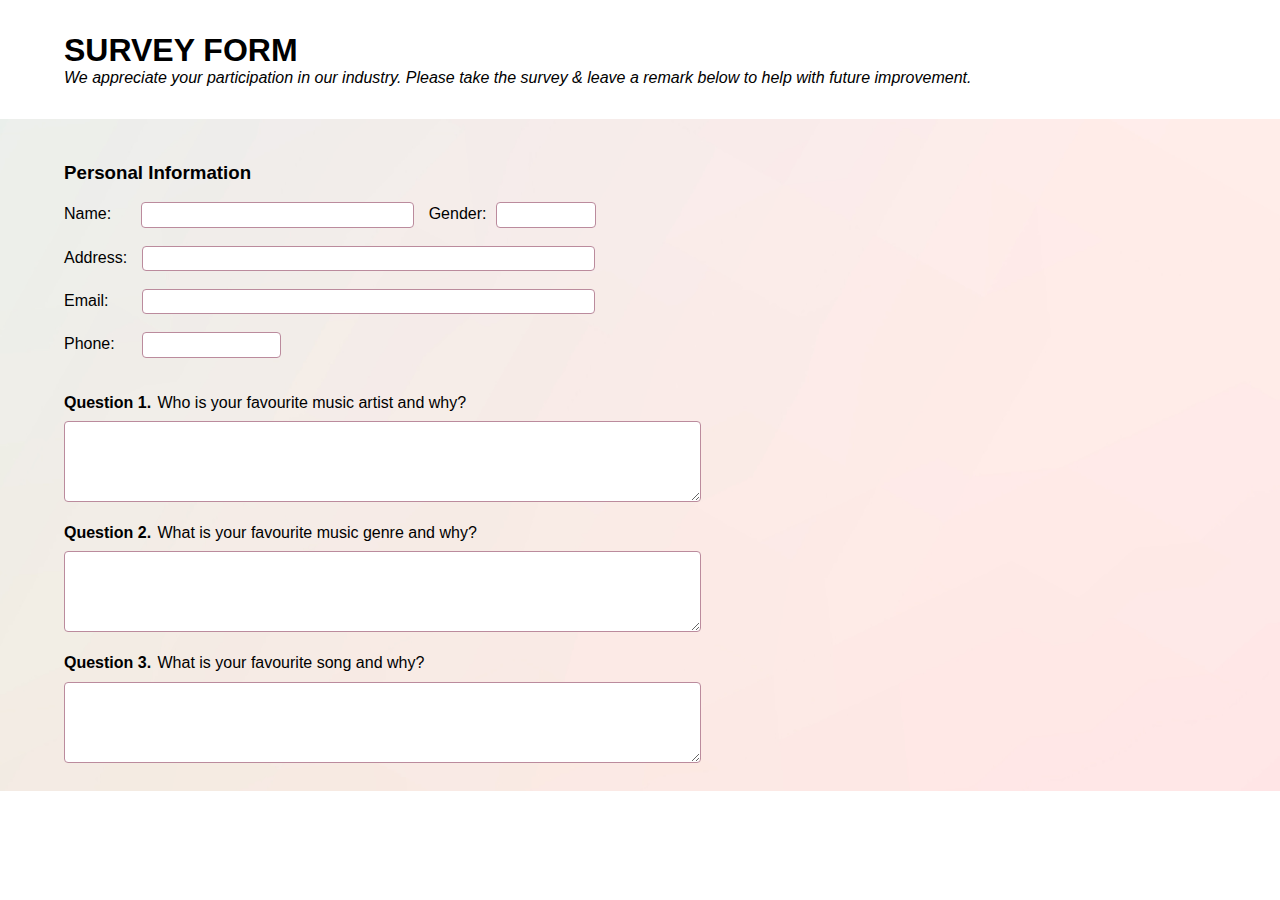
<file: Survey-Form/index.html>
<!DOCTYPE html>
<html>
    <head>
        <title>Survey Form</title>
        <link rel="icon" type="image/x-icon" href="images/icon.jpg">
        <link rel="stylesheet" href="styles.css">
        <meta name="viewport" content="width=device-width, initial-scale=1.0">
        <link href="https://fonts.cdnfonts.com/css/glacial-indifference-2" rel="stylesheet">
    </head>
    <body>
        <header>
        <h1>SURVEY FORM</h1>
        <p>We appreciate your participation in our industry. Please take the survey & leave a remark below to help with future improvement.</p>
        </header>
        <div class="content">
            <h3>Personal Information</h3>
            <label for="name">Name: </label>
            <input type="text" name="name" id="name">
            <label for="gender">Gender: </label>
            <input type="text" name="gender" id="gender">
            <br><br>
            <label for="address">Address: </label>
            <input type="text" name="address" id="address">
            <br><br>
            <label for="email">Email: </label>
            <input type="email" name="email" id="email">
            <br><br>
            <label for="phone">Phone: </label>
            <input type="text" name="phone" id="phone">
            <br><br><br>
            <h4>Question 1.</h4><p>Who is your favourite music artist and why?</p><br>
            <textarea name="q1" id="q1" cols="77" rows="5"></textarea>
            <br><br>
            <h4>Question 2.</h4><p>What is your favourite music genre and why?</p><br>
            <textarea name="q1" id="q1" cols="77" rows="5"></textarea>
            <br><br>
            <h4>Question 3.</h4><p>What is your favourite song and why?</p><br>
            <textarea name="q1" id="q1" cols="77" rows="5"></textarea>
        </div>
    </body>
</html>
</file>
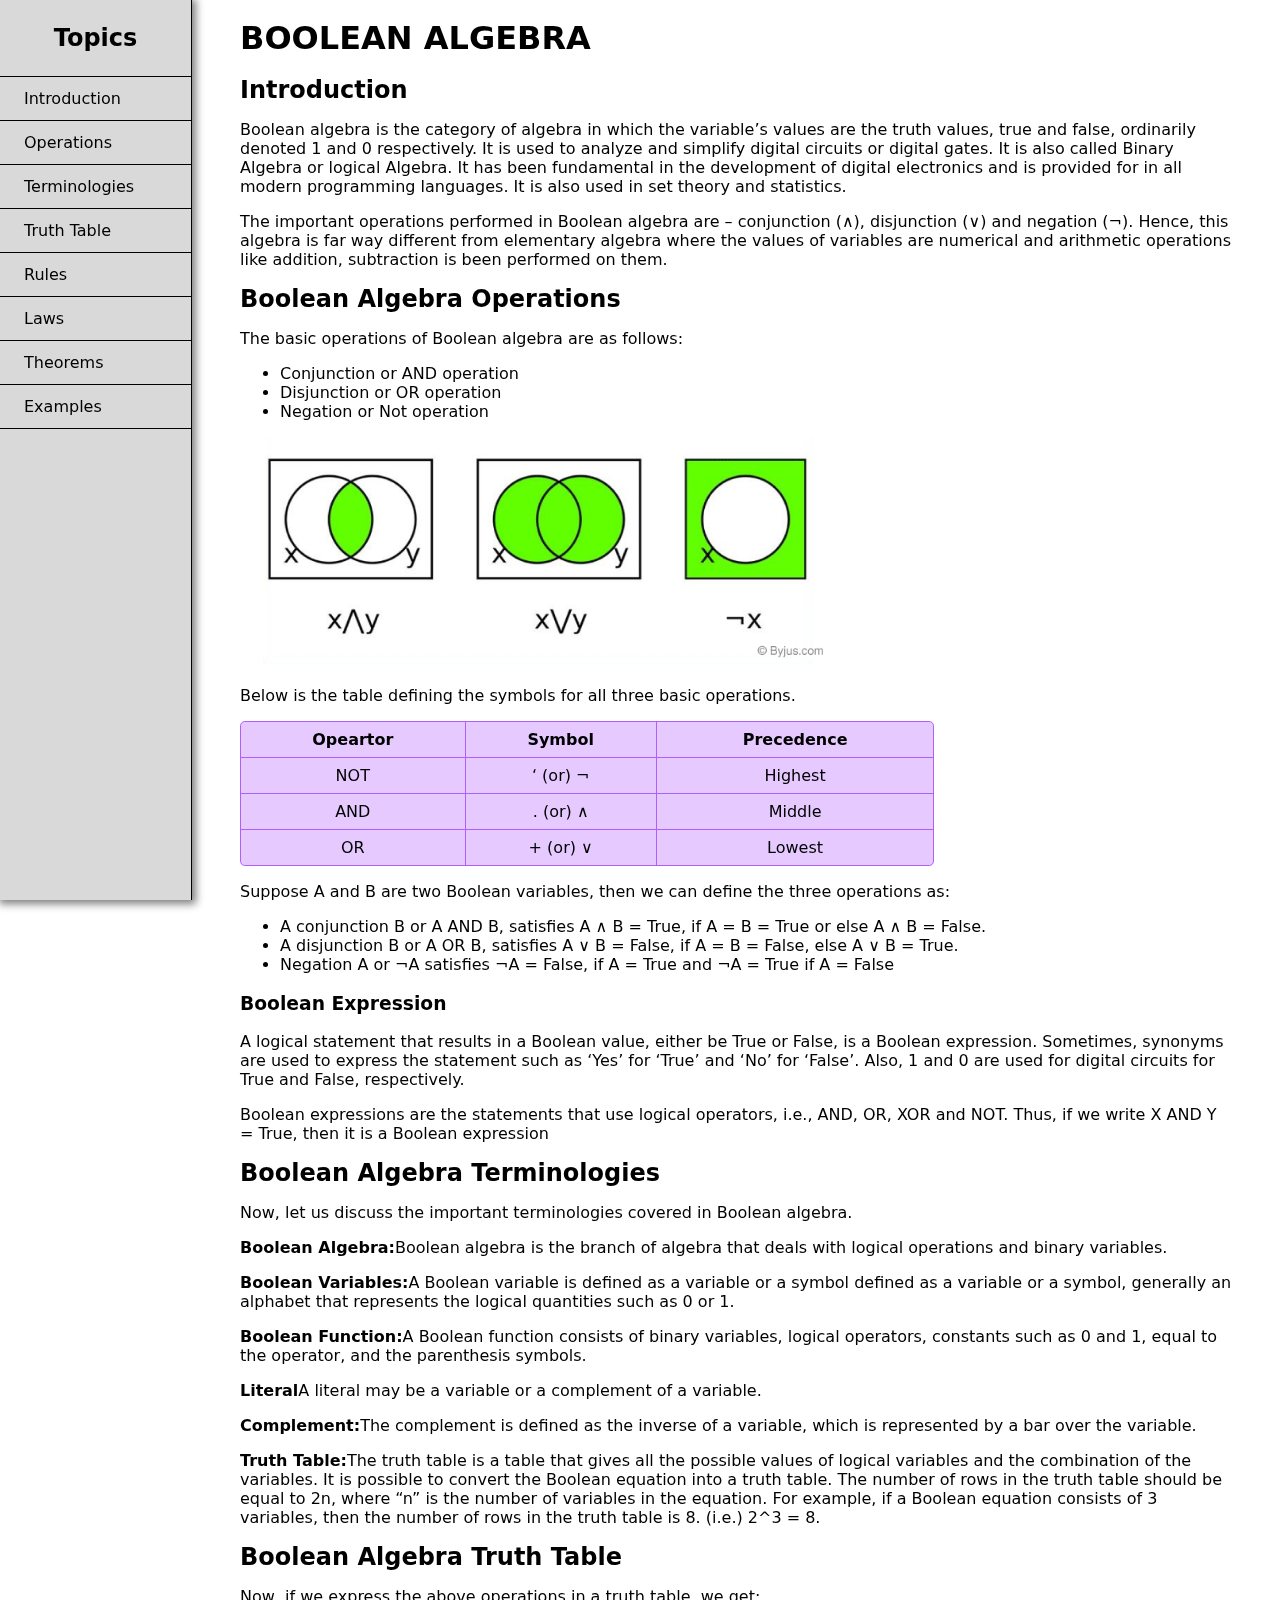
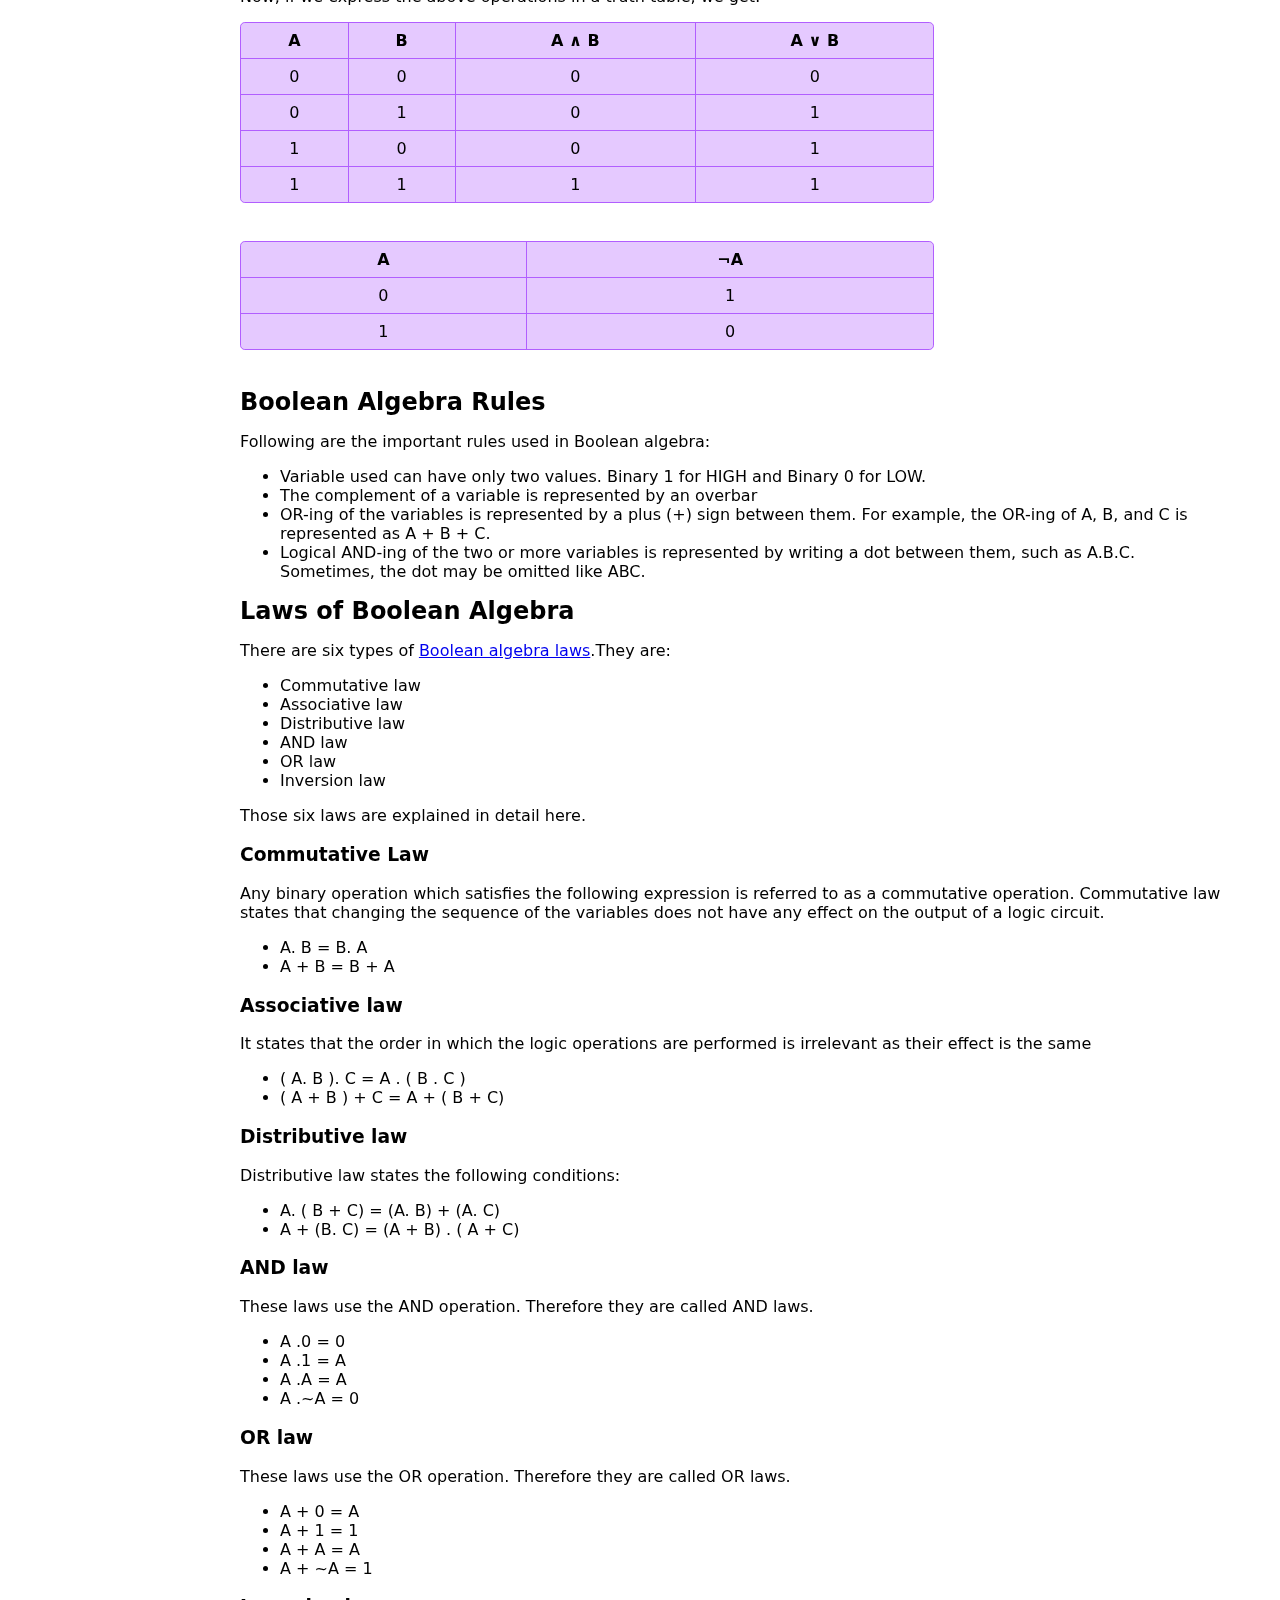
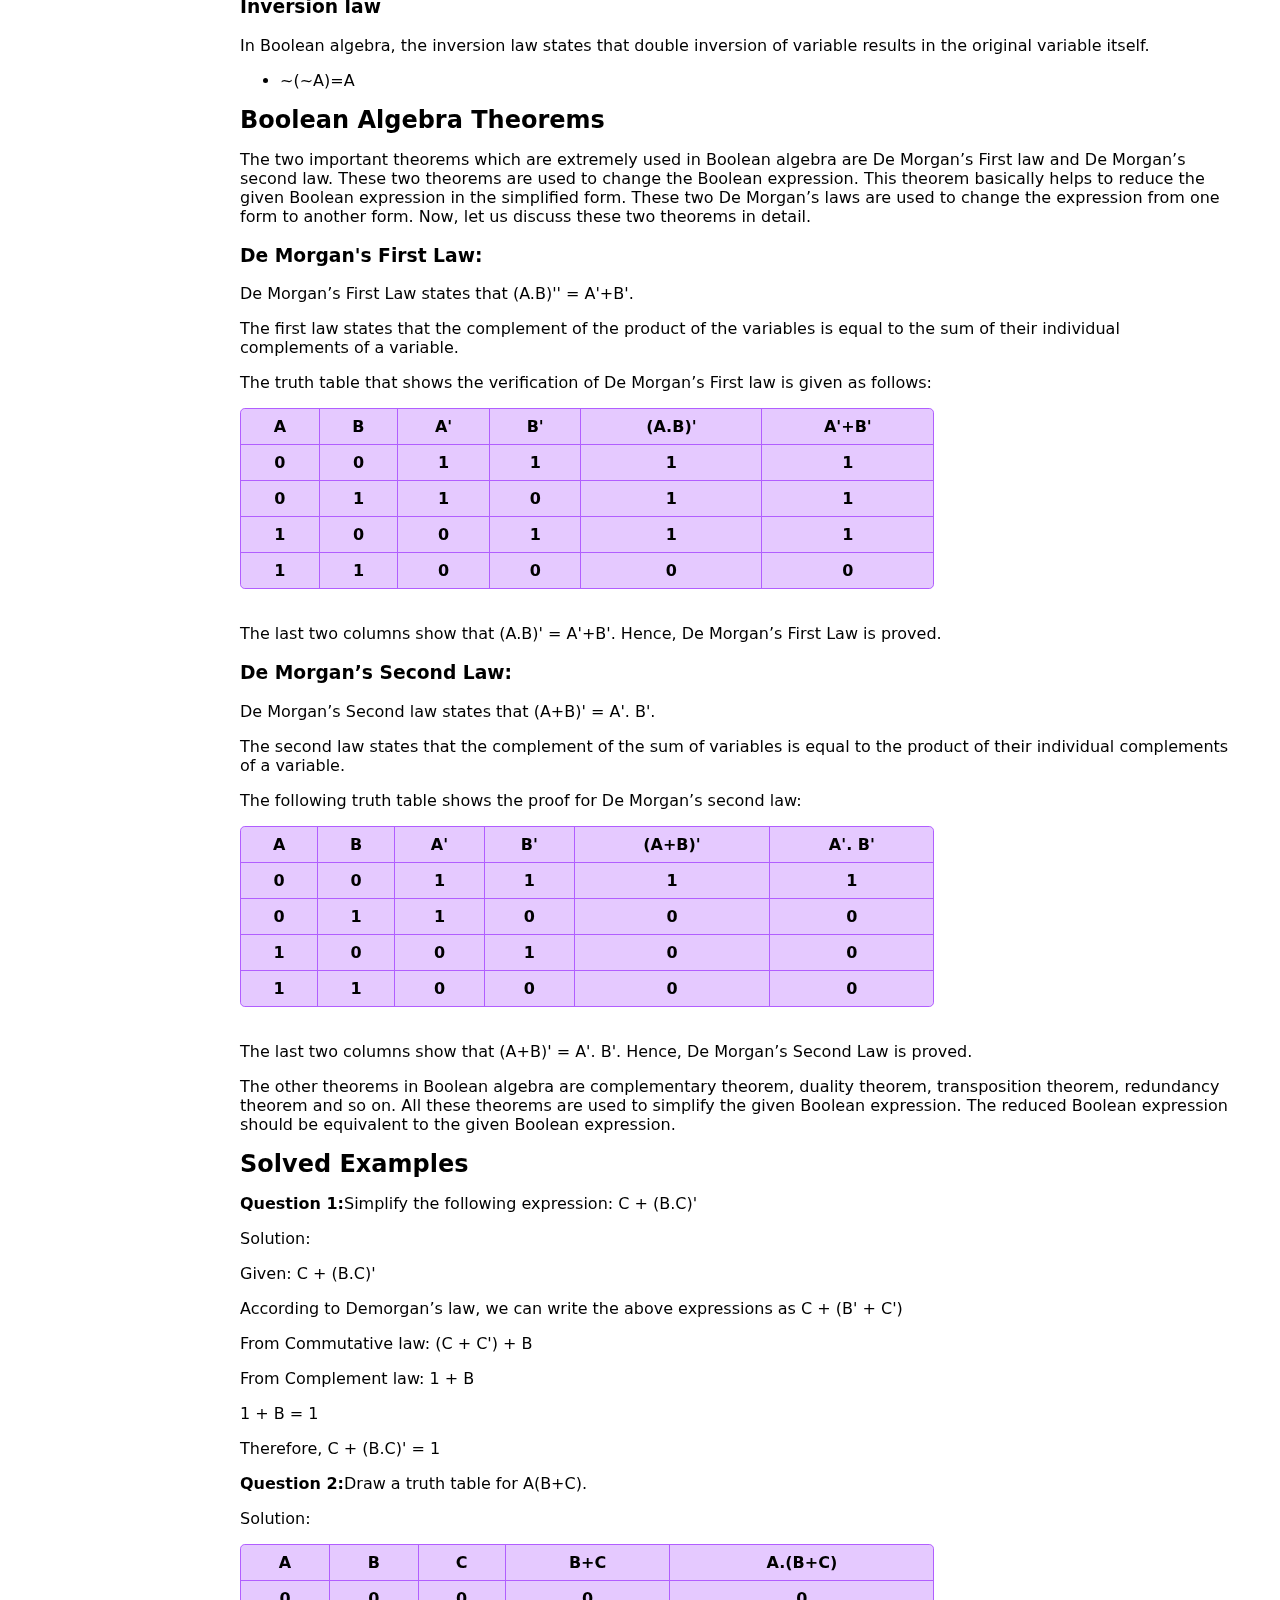
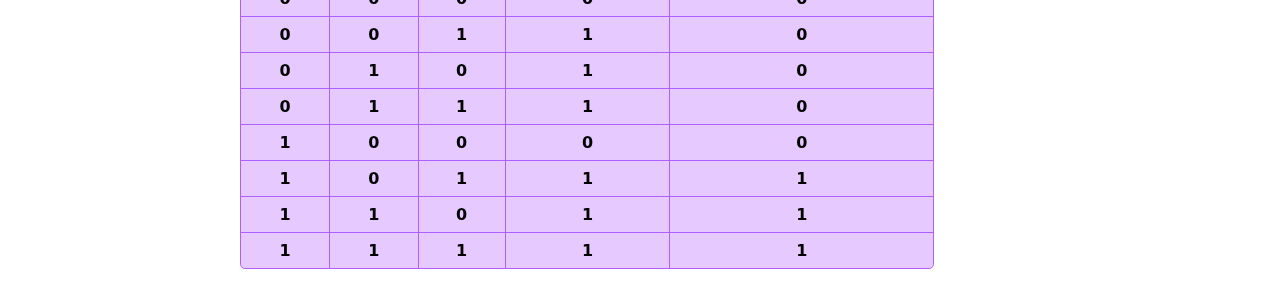
<file: technical-documentation/index.html>
<!DOCTYPE html>
<html>
    <head>
        <title>Boolean Algebra</title>
        <link rel="stylesheet" href="styles.css">
        <link rel="shortcut icon" href="favicon.ico" type="image/x-icon">
    </head>
    <body>
        <div class="sidebar">
            <h2>Topics</h2>
            <ul>
                <li><a class="nav" href="#introduction">Introduction</a></li>
                <li><a class="nav" href="#operations">Operations</a></li>
                <li><a class="nav" href="#terminologies">Terminologies</a></li>
                <li><a class="nav" href="#truthtable">Truth Table</a></li>
                <li><a class="nav" href="#rules">Rules</a></li>
                <li><a class="nav" href="#laws">Laws</a></li>
                <li><a class="nav" href="#theorems">Theorems</a></li>
                <li><a class="nav" href="#examples">Examples</a></li>
            </ul>
        </div>
        <div class="content">
            <h1>BOOLEAN ALGEBRA</h1>
            <div id="introduction">
                <h2>Introduction</h2>
                <p>Boolean algebra is the category of algebra in which the variable’s values are the truth values, true and false, ordinarily denoted 1 and 0 respectively. It is used to analyze and simplify digital circuits or digital gates. It is also called Binary Algebra or logical Algebra. It has been fundamental in the development of digital electronics and is provided for in all modern programming languages. It is also used in set theory and statistics.</p>
                <p></p>The important operations performed in Boolean algebra are – conjunction (∧), disjunction (∨) and negation (¬). Hence, this algebra is far way different from elementary algebra where the values of variables are numerical and arithmetic operations like addition, subtraction is been performed on them.</p>
            </div>
            <div id="operations">
                <h2>Boolean Algebra Operations</h2>
                <p>The basic operations of Boolean algebra are as follows:</p>
                <ul>
                    <li>Conjunction or AND operation</li>
                    <li>Disjunction or OR operation</li>
                    <li>Negation or Not operation</li>
                </ul>
                <img src="images/operations.png" alt="operations">
                <p>Below is the table defining the symbols for all three basic operations.</p>
                <table>
                    <tr>
                        <th>Opeartor</th>
                        <th>Symbol</th>
                        <th>Precedence</th>
                    </tr>
                    <tr>
                        <td>NOT</td>
                        <td>‘ (or) ¬</td>
                        <td>Highest</td>
                    </tr>
                    <tr>
                        <td>AND</td>
                        <td>. (or) ∧</td>
                        <td>Middle</td>
                    </tr>
                    <tr>
                        <td>OR</td>
                        <td>+ (or) ∨</td>
                        <td>Lowest</td>
                    </tr>
                </table>
                <p>Suppose A and B are two Boolean variables, then we can define the three operations as:</p>
                <ul>
                    <li>A conjunction B or A AND B, satisfies A ∧ B = True, if A = B = True or else A ∧ B = False.</li>
                    <li>A disjunction B or A OR B, satisfies A ∨ B = False, if A = B = False, else A ∨ B = True.</li>
                    <li>Negation A or ¬A satisfies ¬A = False, if A = True and ¬A = True if A = False</li>
                </ul>
                <h3>Boolean Expression</h3>
                <p>A logical statement that results in a Boolean value, either be True or False, is a Boolean expression. Sometimes, synonyms are used to express the statement such as ‘Yes’ for ‘True’ and ‘No’ for ‘False’. Also, 1 and 0 are used for digital circuits for True and False, respectively.</p>
                <p>Boolean expressions are the statements that use logical operators, i.e., AND, OR, XOR and NOT. Thus, if we write X AND Y = True, then it is a Boolean expression</p>
            </div>
            <div id="terminologies">
                <h2>Boolean Algebra Terminologies</h2>
                <p>Now, let us discuss the important terminologies covered in Boolean algebra.</p>
                <p><span>Boolean Algebra:</span>Boolean algebra is the branch of algebra that deals with logical operations and binary variables.</p>
                <p><span>Boolean Variables:</span>A Boolean variable is defined as a variable or a symbol defined as a variable or a symbol, generally an alphabet that represents the logical quantities such as 0 or 1.</p>
                <p><span>Boolean Function:</span>A Boolean function consists of binary variables, logical operators, constants such as 0 and 1, equal to the operator, and the parenthesis symbols.</p>
                <p><span>Literal</span>A literal may be a variable or a complement of a variable.</p>
                <p><span>Complement:</span>The complement is defined as the inverse of a variable, which is represented by a bar over the variable.</p>
                <p><span>Truth Table:</span>The truth table is a table that gives all the possible values of logical variables and the combination of the variables. It is possible to convert the Boolean equation into a truth table. The number of rows in the truth table should be equal to 2n, where “n” is the number of variables in the equation. For example, if a Boolean equation consists of 3 variables, then the number of rows in the truth table is 8. (i.e.) 2^3 = 8.</p>
            </div>
            <div id="truthtable">
                <h2>Boolean Algebra Truth Table</h2>
                <p>Now, if we express the above operations in a truth table, we get:</p>
                <table>
                    <tr>
                        <th>A</th>
                        <th>B</th>
                        <th>A ∧ B</th>
                        <th>A ∨ B</th>
                    </tr>
                    <tr>
                        <td>0</td>
                        <td>0</td>
                        <td>0</td>
                        <td>0</td>
                    </tr>
                    <tr>
                        <td>0</td>
                        <td>1</td>
                        <td>0</td>
                        <td>1</td>
                    </tr>
                    <tr>
                        <td>1</td>
                        <td>0</td>
                        <td>0</td>
                        <td>1</td>
                    </tr>
                    <tr>
                        <td>1</td>
                        <td>1</td>
                        <td>1</td>
                        <td>1</td>
                    </tr>
                </table>
                <br><br>
                <table>
                    <tr>
                        <th>A</th>
                        <th>¬A</th>
                    </tr>
                    <tr>
                        <td>0</td>
                        <td>1</td>
                    </tr>
                    <tr>
                        <td>1</td>
                        <td>0</td>
                    </tr>
                </table>
                <br><br>
            </div>
            <div id="rules">
                <h2>Boolean Algebra Rules</h2>
                <p>Following are the important rules used in Boolean algebra:</p>
                <ul>
                    <li>Variable used can have only two values. Binary 1 for HIGH and Binary 0 for LOW.</li>
                    <li>The complement of a variable is represented by an overbar</li>
                    <li>OR-ing of the variables is represented by a plus (+) sign between them. For example, the OR-ing of A, B, and C is represented as A + B + C.</li>
                    <li>Logical AND-ing of the two or more variables is represented by writing a dot between them, such as A.B.C. Sometimes, the dot may be omitted like ABC.</li>
                </ul>
            </div>
            <div id="laws">
                <h2>Laws of Boolean Algebra</h2>
                <p>There are six types of <a href="https://byjus.com/maths/boolean-algebra-laws/">Boolean algebra laws</a>.They are:</p>
                <ul>
                    <li>Commutative law</li>
                    <li>Associative law</li>
                    <li>Distributive law</li>
                    <li>AND law</li>
                    <li>OR law</li>
                    <li>Inversion law</li>
                </ul>
                <p>Those six laws are explained in detail here.</p>
                <h3>Commutative Law</h3>
                <p>Any binary operation which satisfies the following expression is referred to as a commutative operation. Commutative law states that changing the sequence of the variables does not have any effect on the output of a logic circuit.</p>
                <ul>
                    <li>A. B = B. A</li>
                    <li>A + B = B + A</li>
                </ul>
                <h3>Associative law</h3>
                <p>It states that the order in which the logic operations are performed is irrelevant as their effect is the same</p>
                <ul>
                    <li>( A. B ). C = A . ( B . C )</li>
                    <li>( A + B ) + C = A + ( B + C)</li>
                </ul>
                <h3>Distributive law</h3>
                <p>Distributive law states the following conditions:</p>
                <ul>
                    <li>A. ( B + C) = (A. B) + (A. C)</li>
                    <li>A + (B. C) = (A + B) . ( A + C)</li>
                </ul>
                <h3>AND law</h3>
                <p>These laws use the AND operation. Therefore they are called AND laws.</p>
                <ul>
                    <li>A .0 = 0</li>
                    <li>A .1 = A</li>
                    <li>A .A = A</li>
                    <li>A .~A = 0</li>
                </ul>
                <h3>OR law</h3>
                <p>These laws use the OR operation. Therefore they are called OR laws.</p>
                <ul>
                    <li>A + 0 = A</li>
                    <li>A + 1 = 1</li>
                    <li>A + A = A</li>
                    <li>A + ~A = 1</li>
                </ul>
                <h3>Inversion law</h3>
                <p>In Boolean algebra, the inversion law states that double inversion of variable results in the original variable itself.</p>
                <ul>
                    <li>~(~A)=A</li>
                </ul>
            </div>
            <div id="theorems">
                <h2>Boolean Algebra Theorems</h2>
                <p>The two important theorems which are extremely used in Boolean algebra are De Morgan’s First law and De Morgan’s second law. These two theorems are used to change the Boolean expression. This theorem basically helps to reduce the given Boolean expression in the simplified form. These two De Morgan’s laws are used to change the expression from one form to another form. Now, let us discuss these two theorems in detail.</p>
                <h3>De Morgan's First Law:</h3>
                <p>De Morgan’s First Law states that  (A.B)'' = A'+B'.</p>
                <p>The first law states that the complement of the product of the variables is equal to the sum of their individual complements of a variable.</p>
                <p>The truth table that shows the verification of De Morgan’s First law is given as follows:</p>
                <table>
                    <tr>
                        <th>A</th>
                        <th>B</th>
                        <th>A'</th>
                        <th>B'</th>
                        <th>(A.B)'</th>
                        <th>A'+B'</th>
                    </tr>
                    <tr>
                        <th>0</th>
                        <th>0</th>
                        <th>1</th>
                        <th>1</th>
                        <th>1</th>
                        <th>1</th>
                    </tr>
                    <tr>
                        <th>0</th>
                        <th>1</th>
                        <th>1</th>
                        <th>0</th>
                        <th>1</th>
                        <th>1</th>
                    </tr>
                    <tr>
                        <th>1</th>
                        <th>0</th>
                        <th>0</th>
                        <th>1</th>
                        <th>1</th>
                        <th>1</th>
                    </tr>
                    <tr>
                        <th>1</th>
                        <th>1</th>
                        <th>0</th>
                        <th>0</th>
                        <th>0</th>
                        <th>0</th>
                    </tr>
                </table>
                <br>
                <p>The last two columns show that (A.B)' = A'+B'. Hence, De Morgan’s First Law is proved.</p>
                <h3>De Morgan’s Second Law:</h3>
                <p>De Morgan’s Second law states that (A+B)' = A'. B'.</p>
                <p>The second law states that the complement of the sum of variables is equal to the product of their individual complements of a variable.</p>
                <p>The following truth table shows the proof for De Morgan’s second law:</p>
                <table>
                    <tr>
                        <th>A</th>
                        <th>B</th>
                        <th>A'</th>
                        <th>B'</th>
                        <th>(A+B)'</th>
                        <th>A'. B'</th>
                    </tr>
                    <tr>
                        <th>0</th>
                        <th>0</th>
                        <th>1</th>
                        <th>1</th>
                        <th>1</th>
                        <th>1</th>
                    </tr>
                    <tr>
                        <th>0</th>
                        <th>1</th>
                        <th>1</th>
                        <th>0</th>
                        <th>0</th>
                        <th>0</th>
                    </tr>
                    <tr>
                        <th>1</th>
                        <th>0</th>
                        <th>0</th>
                        <th>1</th>
                        <th>0</th>
                        <th>0</th>
                    </tr>
                    <tr>
                        <th>1</th>
                        <th>1</th>
                        <th>0</th>
                        <th>0</th>
                        <th>0</th>
                        <th>0</th>
                    </tr>
                </table>
                <br>
                <p>The last two columns show that (A+B)' = A'. B'. Hence, De Morgan’s Second Law is proved.</p>
                <p> The other theorems in Boolean algebra are complementary theorem, duality theorem, transposition theorem, redundancy theorem and so on. All these theorems are used to simplify the given Boolean expression. The reduced Boolean expression should be equivalent to the given Boolean expression.</p>
            </div>
            <div id="examples">
                <h2>Solved Examples</h2>
                <p><span>Question 1:</span>Simplify the following expression: C + (B.C)'</p>
                <p>Solution:</p>
                <p>Given: C + (B.C)'</p>
                <p>According to Demorgan’s law, we can write the above expressions as C + (B' + C')</p>
                <p>From Commutative law: (C + C') + B</p>
                <p>From Complement law: 1 + B</p>
                <p>1 + B = 1</p>
                <p>Therefore, C + (B.C)' = 1</p>
                <p><span>Question 2:</span>Draw a truth table for A(B+C).</p>
                <p>Solution:</p>
                <table>
                    <tr>
                        <th>A</th>
                        <th>B</th>
                        <th>C</th>
                        <th>B+C</th>
                        <th>A.(B+C)</th>
                    </tr>
                    <tr>
                        <th>0</th>
                        <th>0</th>
                        <th>0</th>
                        <th>0</th>
                        <th>0</th>
                    </tr>
                    <tr>
                        <th>0</th>
                        <th>0</th>
                        <th>1</th>
                        <th>1</th>
                        <th>0</th>
                    </tr>
                    <tr>
                        <th>0</th>
                        <th>1</th>
                        <th>0</th>
                        <th>1</th>
                        <th>0</th>
                    </tr>
                    <tr>
                        <th>0</th>
                        <th>1</th>
                        <th>1</th>
                        <th>1</th>
                        <th>0</th>
                    </tr>
                    <tr>
                        <th>1</th>
                        <th>0</th>
                        <th>0</th>
                        <th>0</th>
                        <th>0</th>
                    </tr>
                    <tr>
                        <th>1</th>
                        <th>0</th>
                        <th>1</th>
                        <th>1</th>
                        <th>1</th>
                    </tr>
                    <tr>
                        <th>1</th>
                        <th>1</th>
                        <th>0</th>
                        <th>1</th>
                        <th>1</th>
                    </tr>
                    <tr>
                        <th>1</th>
                        <th>1</th>
                        <th>1</th>
                        <th>1</th>
                        <th>1</th>
                    </tr>
                </table>
                <br><br>
            </div>
        </div>
    </body>
</html>
</file>
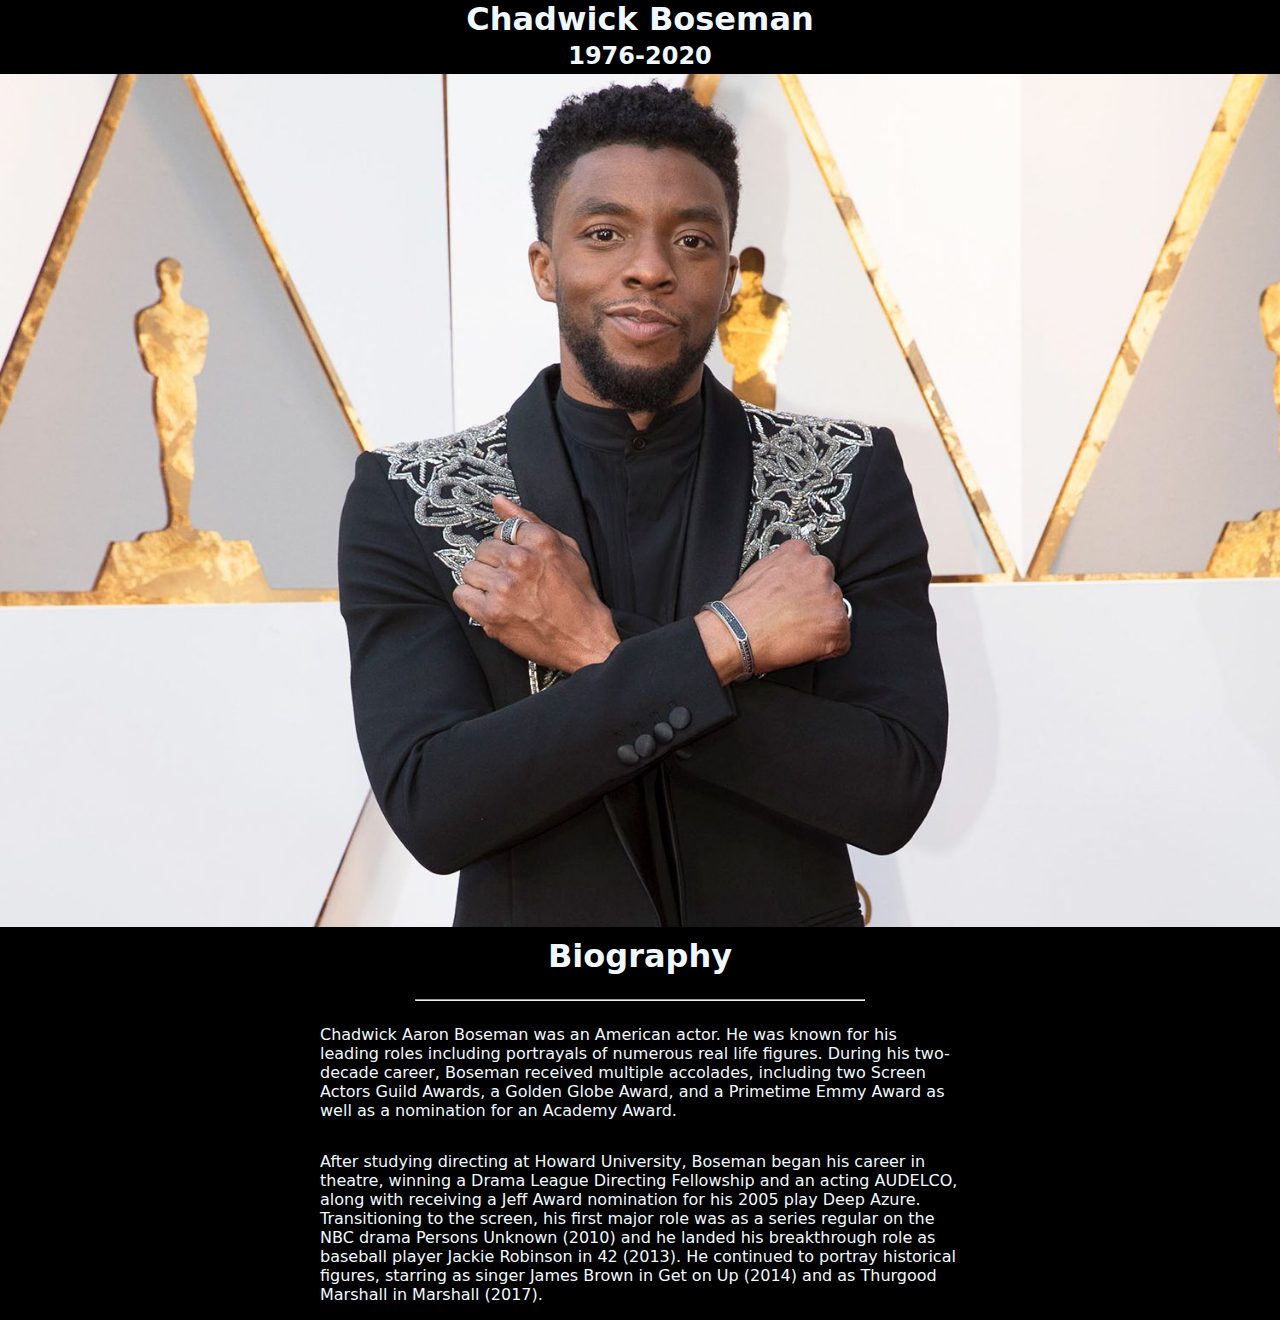
<file: Tribute/index.html>
<!DOCTYPE html>
<html>
    <head>
        <title>Chadwick Boseman</title>
        <link rel="icon" type="image/x-icon" href="images/header.png">
        <link rel="stylesheet" href="styles.css">
        <meta name="viewport" content="width=device-width, initial-scale=1.0">
    </head>
    <body>
        <h1>Chadwick Boseman</h1>
        <h2>1976-2020</h2>
        <img src="images/Chadwick-Boseman.jpg" alt="Chadwick-Boseman">
        <h1 class="bio">Biography</h1>
        <hr>
        <p>Chadwick Aaron Boseman was an American actor. He was known for his leading roles including portrayals of numerous real life figures. During his two-decade career, Boseman received multiple accolades, including two Screen Actors Guild Awards, a Golden Globe Award, and a Primetime Emmy Award as well as a nomination for an Academy Award.</p>
        <p>After studying directing at Howard University, Boseman began his career in theatre, winning a Drama League Directing Fellowship and an acting AUDELCO, along with receiving a Jeff Award nomination for his 2005 play Deep Azure. Transitioning to the screen, his first major role was as a series regular on the NBC drama Persons Unknown (2010) and he landed his breakthrough role as baseball player Jackie Robinson in 42 (2013). He continued to portray historical figures, starring as singer James Brown in Get on Up (2014) and as Thurgood Marshall in Marshall (2017).</p>
    </body>
</html>
</file>
<file: Survey-Form/styles.css>
body{
    margin:0;
    padding:0;
    font-family: 'Glacial Indifference', sans-serif;
                                                
}
header{
    margin:2em 4em;
}
h1{
    margin: 0;
}
header p{
    font-style: italic;
    margin:0;
}
.content{
    padding:1.5em 4em;
    background-image: url(images/background.png)
}
.content input{
    height: 1.6em; 
    border: 0.1em solid #BB8B9D;
    border-radius: 0.3em;
}
.content #name{
    margin-left: 1.9em;
    margin-right: 0.8em;
    width: 20em;
}
.content #gender{
    margin-left: 0.4em;
    width:7em;
}
.content #address{
    margin-left: 0.8em;
    width: 33.5em;
}
.content #email{
    margin-left: 2.2em;
    width: 33.5em;
}
.content #phone{
    margin-left: 1.7em;
    width:10em;
}
.content h4{
    margin-right:0.4em;
    margin-top:0;
    margin-bottom:0.5em;
}
.content p{
    margin-top: 0;
    margin-bottom: 0.4em;
}
.content h4,p{
    display: inline-block;
}
.content textarea{
    border-radius: 0.3em;
    margin-top: 0.1em;
    border: 0.1em solid #BB8B9D;
    font-weight: 600;
    font-family: system-ui, -apple-system, BlinkMacSystemFont, 'Segoe UI', Roboto, Oxygen, Ubuntu, Cantarell, 'Open Sans', 'Helvetica Neue', sans-serif;
}
.content input:focus,textarea:focus{
    outline-color: #ffa5c6;
}
@media screen and (max-width:680px)
{
    header{
        margin:2em 3em;
    }
    .content{
        padding:1.5em 3em;
    }
}
@media screen and (max-width:650px)
{
    .content #name{
        margin-left: 1.9em;
        margin-right: 0.8em;
        width: 13em;
    }
    .content #gender{
        margin-left: 0.4em;
        width:6em;
        margin-right: 0;
    }
    .content #address{
        margin-left: 0.8em;
        width: 25.5em;
        margin-right: 0;
    }
    .content #email{
        margin-left: 2.2em;
        width: 25.5em;
        margin-right: 0;
    }
    .content #phone{
        margin-left: 1.7em;
        width:11em;
        margin-right: 0;
    }
    textarea{
        width: 31.5em;
    }
}
@media screen and (max-width:540px)
{
    .content #name{
        margin-left: 1.9em;
        margin-right: 0.8em;
        width: 9em;
    }
    .content #gender{
        margin-left: 0.4em;
        width:5em;
        margin-right: 0;
    }
    .content #address{
        margin-left: 0.8em;
        width: 20.5em;
        margin-right: 0;
    }
    .content #email{
        margin-left: 2.2em;
        width: 20.5em;
        margin-right: 0;
    }
    .content #phone{
        margin-left: 1.7em;
        width:9em;
        margin-right: 0;
    }
    textarea{
        width: 29.5em;
    }
}
@media screen and (max-width:480px)
{
    .content #name{
        margin-left: 1.9em;
        margin-right: 0.8em;
        width: 8em;
    }
    .content #gender{
        margin-left: 0.4em;
        width:4em;
        margin-right: 0;
    }
    .content #address{
        margin-left: 0.8em;
        width: 18.5em;
        margin-right: 0;
    }
    .content #email{
        margin-left: 2.2em;
        width: 18.5em;
        margin-right: 0;
    }
    .content #phone{
        margin-left: 1.7em;
        width:8em;
        margin-right: 0;
    }
    textarea{
        width: 25.5em;
    }
}
@media screen and (max-width:447px)
{
    header{
        margin:2em 2em;
    }
    .content{
        padding:1.5em 2em;
    }
    .content #name{
        margin-left: 1.9em;
        margin-right: 0.8em;
        width: 7em;
    }
    .content #gender{
        margin-left: 0.4em;
        width:3em;
        margin-right: 0;
    }
    .content #address{
        margin-left: 0.8em;
        width: 16.5em;
        margin-right: 0;
    }
    .content #email{
        margin-left: 2.2em;
        width: 16.5em;
        margin-right: 0;
    }
    .content #phone{
        margin-left: 1.7em;
        width:7em;
        margin-right: 0;
    }
    textarea{
        width: 23.5em;
    }
}
</file>
<file: technical-documentation/styles.css>
body{
    margin: 0;
    padding: 0;
    font-family: system-ui, -apple-system, BlinkMacSystemFont, 'Segoe UI', Roboto, Oxygen, Ubuntu, Cantarell, 'Open Sans', 'Helvetica Neue', sans-serif
}
.sidebar{
    background-color: rgb(217, 217, 217);
    box-sizing: border-box;
    position: fixed;
    margin: 0;
    padding:0;
    width:15%;
    height: 100%;
    text-align: center;
    border-right: 0.1em solid black;
    overflow-y: auto;
    box-shadow: 0.1em 0.1em 0.5em 0.15em grey;
}
.sidebar h2{
    color: black;
    left:5.3em;
    padding: 1em 0;
    margin:0 0;
}
.sidebar ul{
    box-sizing: border-box;
    text-align: center;
    list-style-type: none;
    left: 0em;
    top:3em;
    padding-left: 0;
    padding:0;
    margin:0;
}
.sidebar ul li:first-child{
    border-top: 0.1em solid black;
}
.sidebar ul li{
    box-sizing: border-box;
    position: relative;
    text-align: left;
    padding:0.75em 0em;
    left:0em;
    margin: 0 0;
    border-bottom: 0.1em solid black;
    width: 100%;
}
.sidebar .nav{
    text-align: center;
    text-decoration: none;
    color:black;
    margin:1.5em;
}
.content{
    position: relative;
    box-sizing: border-box;
    top:0;
    left:15%;
    width:85%;
    padding: 0em 3em;
}
.content h1{
    display: inline-block;
    margin:0;
    padding: 0.6em 0;
}
.content h2{
    display: inline-block;
    margin:0;
}
table {
    background-color: rgb(229, 201, 255);
    text-align: center;
    width: 70%;
    border:0.05em solid rgb(177, 94, 255);
    border-spacing:0;
    border-radius: 0.3em;
}
th,td{
    padding:0.5em;
}
table th:not(:last-child),
table td:not(:last-child) {
 border-right: 1px solid rgb(177, 94, 255);
}
table>thead>tr:not(:last-child)>th,
table>thead>tr:not(:last-child)>td,
table>tbody>tr:not(:last-child)>th,
table>tbody>tr:not(:last-child)>td,
table>tfoot>tr:not(:last-child)>th,
table>tfoot>tr:not(:last-child)>td,
table>tr:not(:last-child)>td,
table>tr:not(:last-child)>th,
table>thead:not(:last-child),
table>tbody:not(:last-child),
table>tfoot:not(:last-child) {
 border-bottom: 1px solid rgb(177, 94, 255);
}
p span{
    font-weight: bold;
}
img{
    max-width: 60%;
}
.sidebar ul li:hover{
    background-color: rgb(213, 169, 255);
    text-decoration-color: aliceblue;
    text-decoration-style: bold;
}
</file>
<file: Tribute/styles.css>
body{
    margin: 0;
    padding: 0;
    border: 0;
    background-color: black;
    font-family: system-ui, -apple-system, BlinkMacSystemFont, 'Segoe UI', Roboto, Oxygen, Ubuntu, Cantarell, 'Open Sans', 'Helvetica Neue', sans-serif;
}
img{
    display: block;
    margin-left: auto;
    margin-right: auto;
    position: relative;
    top:74px;
    max-width: 100%;
    height: auto;
}
h1,h2{
    position: fixed;
    z-index:1;
    text-align: center;
    color: aliceblue;
    background-color: black;
    width: 100%;
    margin:0;
    padding:0;
}
h2{
    top:42px;
}
.bio{
    position: relative;
    top: 1.6em;
    margin-top:1em ;
    z-index: 0;
}
hr{
    position: relative;
    top:4.2em;
    color:aliceblue;
    width: 35%;
}
p{
    position:relative;
    top:4.2em;
    left:25%;
    text-align: left;
    width: 50%;
    color: aliceblue;
    margin:0;
    padding:1em 0;
}

@media screen and (max-width:700px){
    p{
        left:0;
        width:100%;
    }
}
</file>
